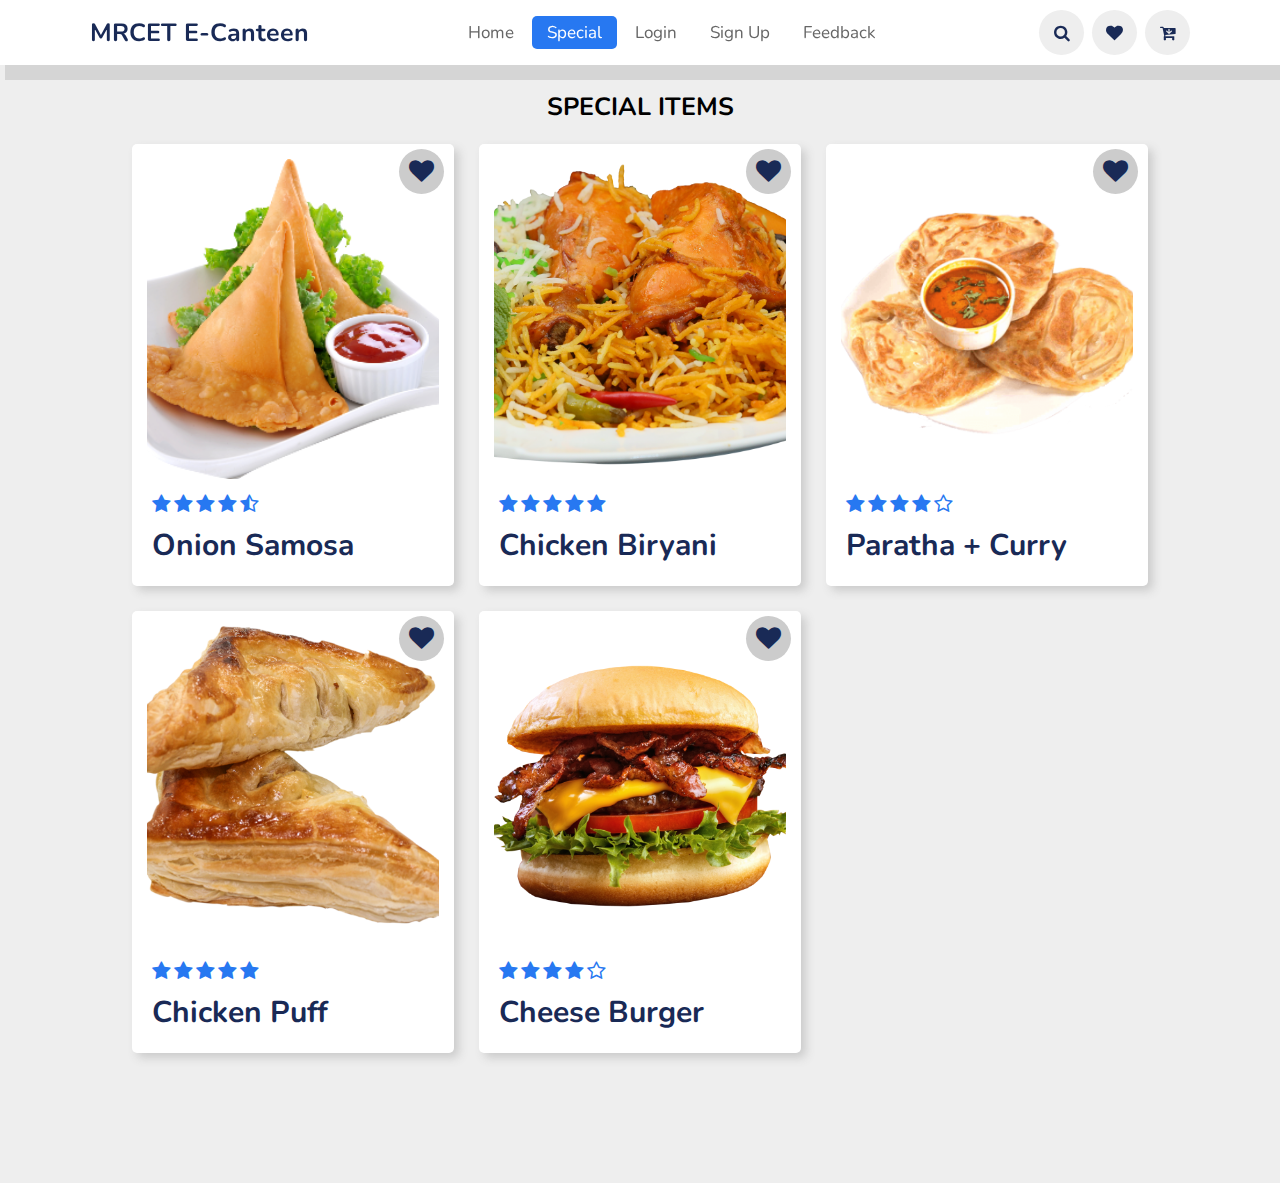
<file: canteen_website/special.html>
<!DOCTYPE html>
<html lang="en">

<head>
    <meta charset="UTF-8">
    <meta name="viewport" content="width=device-width, initial-scale=1.0">
    <title>Special Items</title>
    <link rel="stylesheet" href="style.css"> <!-- Link to your CSS file -->
    <link rel="stylesheet" href="https://cdnjs.cloudflare.com/ajax/libs/font-awesome/4.7.0/css/font-awesome.min.css">
</head>
<style>
    .main-container {
        padding: 90px 20px;
    }

    .main-container h1 {
        text-align: center;
        font-size: 2.5rem;
    }
</style>

<body>

    <header>
        <a href="index.html" class="logo"><i class="fas-fa-utensils"></i>MRCET E-Canteen</a>
        <nav class="navbar">
            <a href="index.html" id="home">Home</a>
            <a href="special.html" id="special" class="active">Special</a>
            <a href="login.html" id="login">Login</a>
            <a href="signup.html" id="signup">Sign Up</a>
            <a href="feedback.html" id="feedback">Feedback</a>
        </nav>

        <div class="icons">
            <i class="fa fa-bars" aria-hidden="true" id="menu-bars"></i>
            <i class="fa fa-search search-icon" id="search-icon"></i>
            <i class="fa fa-heart" aria-hidden="true"></i>
            <i class="fa fa-cart-arrow-down" aria-hidden="true" id="cartbtn"></i>
        </div>
    </header>

    <div class="main-container">
        <h1>SPECIAL ITEMS</h1>
        <section class="samosas" id="samosas">
            <div id="samosa_block">
                <div class="box-container">
                    <div class="box">
                        <div class="image">
                            <img src="sam1.png" alt="" width="300px">
                            <a href="#" class="fa fa-heart"></a>
                        </div>
                        <div class="content">
                            <div class="stars">
                                <i class="fa fa-star"></i>
                                <i class="fa fa-star"></i>
                                <i class="fa fa-star"></i>
                                <i class="fa fa-star"></i>
                                <i class="fa fa-star-half-o"></i>

                            </div>
                            <h3 class="name">Onion Samosa</h3>
                        </div>
                    </div>

                    <div class="box">
                        <div class="image">
                            <img src="bir1.png" alt="" width="300px">
                            <a href="#" class="fa fa-heart"></a>
                        </div>
                        <div class="content">
                            <div class="stars">
                                <i class="fa fa-star"></i>
                                <i class="fa fa-star"></i>
                                <i class="fa fa-star"></i>
                                <i class="fa fa-star"></i>
                                <i class="fa fa-star"></i>

                            </div>
                            <h3 class="name">Chicken Biryani</h3>
                        </div>
                    </div>

                    <div class="box">
                        <div class="image">
                            <img src="paratha.png" alt="" width="300px">
                            <a href="#" class="fa fa-heart"></a>
                        </div>
                        <div class="content">
                            <div class="stars">
                                <i class="fa fa-star"></i>
                                <i class="fa fa-star"></i>
                                <i class="fa fa-star"></i>
                                <i class="fa fa-star"></i>
                                <i class="fa fa-star-o"></i>

                            </div>
                            <h3 class="name">Paratha + Curry</h3>
                        </div>
                    </div>

                    <div class="box">
                        <div class="image">
                            <img src="chickenpuff.png" alt="" width="300px">
                            <a href="#" class="fa fa-heart"></a>
                        </div>
                        <div class="content">
                            <div class="stars">
                                <i class="fa fa-star"></i>
                                <i class="fa fa-star"></i>
                                <i class="fa fa-star"></i>
                                <i class="fa fa-star"></i>
                                <i class="fa fa-star"></i>

                            </div>
                            <h3 class="name">Chicken Puff</h3>
                        </div>
                    </div>

                    <div class="box">
                        <div class="image">
                            <img src="bur3.png" alt="" width="300px">
                            <a href="#" class="fa fa-heart"></a>
                        </div>
                        <div class="content">
                            <div class="stars">
                                <i class="fa fa-star"></i>
                                <i class="fa fa-star"></i>
                                <i class="fa fa-star"></i>
                                <i class="fa fa-star"></i>
                                <i class="fa fa-star-o"></i>

                            </div>
                            <h3 class="name">Cheese Burger</h3>
                        </div>
                    </div>
                </div>
            </div>
        </section>


</body>

</html>
</file>
<file: canteen_website/style.css>
@import url('https://fonts.googleapis.com/css2?family=Nunito+Sans:ital,opsz,wght@0,6..12,200..1000;1,6..12,200..1000&family=Nunito:ital,wght@0,200..1000;1,200..1000&display=swap');

:root {
    --yellow: hsl(216, 88%, 55%);
    --black: #192a56;
    --light-color: #666;
    --box-shadow: 0.5rem 1.5rem rgba(0, 0, 0, .1);
    --light: hsl(216, 88%, 80%);
    --light2: hsl(216, 88%, 60%);
    --light-gray: hsl(0, 0%, 80%);

}

* {
    font-family: 'Nunito', sans-serif;
    margin: 0;
    padding: 0;
    box-sizing: border-box;
    text-decoration: none;
    outline: none;
    border: none;
    transition: all 0.2s linear;
}

html {
    font-size: 62.5%;
    overflow-x: hidden;
    scroll-behavior: smooth;
    background: #eee;
}

section {
    padding: 2rem 9%;
}

section:nth-child(even) {
    background: #eee;
}

.btn {

    margin-top: 2rem;
    display: inline-block;
    font-size: 1.7rem;
    color: #fff;
    background: var(--black);
    border-radius: .5rem;
    cursor: pointer;
    padding: 0.8rem 3rem;
}

.btn:hover {
    background: var(--yellow);
    transform: scale(1.1);
}

header {
    position: fixed;
    top: 0;
    left: 0;
    right: 0;
    background: #fff;
    padding: 1rem 7%;
    display: flex;
    align-items: center;
    justify-content: space-between;
    z-index: 1000;
    box-shadow: var(--box-shadow);
}

header .logo {
    color: var(--black);
    font-size: 2.5rem;
    font-weight: bolder;
}

header .logo i {
    color: var(--yellow);
}

header .navbar a {
    font-size: 1.7rem;
    border-radius: .5rem;
    padding: .5rem 1.5rem;
    color: var(--light-color);
}

header .navbar a.active,
header .navbar a:hover {
    color: white;
    background-color: var(--yellow);
}

header .icons i,
header .icons a {
    cursor: pointer;
    margin-left: .5rem;
    height: 4.5rem;
    line-height: 4.5rem;
    width: 4.5rem;
    text-align: center;
    font-size: 1.7rem;
    color: var(--black);
    border-radius: 50%;
    background: #eee;
}

header .icons i:hover,
header .icons a:hover {
    color: #fff;
    background: var(--yellow);
    transform: rotate(360deg);
}

header .icons #cartcount {
    background: red;
    color: white;
    padding: 5px;
    border-radius: 50%;
}

header .icons #menu-bars {
    display: none;
}

header .icons .menu {
    background: var(--yellow);
    color: #eee;
}

.home .home-slider .slide {
    display: flex;
    align-items: center;
    flex-wrap: wrap;
    gap: 2rem;
    padding-top: 9rem;
}

.home .home-slider .slide .content {
    flex: 1 1 45rem;
}

.home .home-slider .slide .image {
    flex: 1 1 45rem;
}

.home .home-slider .slide .image img {
    width: 100%;
}

.home .home-slider .slide .content span {
    color: var(--yellow);
    font-size: 2.5rem;
}

.home .home-slider .slide .content h3 {
    color: var(--black);
    font-size: 7rem;
}

.home .home-slider .slide .content p {
    color: var(--light-color);
    font-size: 2.3rem;
    padding: .5rem 0;
}

.main-menu {
    min-height: 100%;
    padding: 2%;
    border-radius: 8px;
}

.main-filter {
    width: 100%;
    display: flex;
    flex-direction: row;
    align-items: center;
    margin-top: 1.5rem;
    gap: 9rem;
    text-align: center;
}

#nxt,
#prev {
    cursor: pointer;
    font-size: 2rem;
    padding: .5rem;
}

#nxt:hover,
#prev:hover {
    color: var(--yellow);
}

.filter-wrapper {
    display: flex;
    justify-content: flex-start;
    overflow: hidden;
    width: 100%;
    height: 150px;
    gap: 1.5rem;
}

.filter-card {
    display: flex;
    flex-direction: column;
    align-items: center;
    justify-content: space-around;
    min-width: 100px;
    height: 100%;
    background: var(--light);
    border: solid 2px var(--yellow);
    border-radius: 10px;
    cursor: pointer;
}

.filter-card:hover {
    background: var(--black);
    color: #fff;
}

.filter-card p {
    font-size: 2rem;
}

#c1.active,
#c2.active,
#c3.active,
#c4.active,
#c5.active,
#c6.active,
#c7.active,
#c8.active,
#c9.active,
#c10.active {
    background: var(--black);
    color: #fff;
}

.samosas .box-container {
    display: grid;
    grid-template-columns: repeat(auto-fit, minmax(30rem, 1fr));
    gap: 2.5rem;
    margin-bottom: 2.0rem;
}

.samosas .box-container .box {
    background: #fff;
    border-radius: .5rem;
    box-shadow: 5px 5px 10px var(--light-gray);
    position: relative;
    cursor: default;
}

.samosas .box-container .box:hover {
    transform: scale(1.05);
}

.samosas .box-container .box .image {
    height: 35rem;
    width: 100%;
    padding: 1.5rem;
    overflow: hidden;
}

.samosas .box-container .box .image img {
    height: 100%;
    width: 100%;
    object-fit: cover;
    position: relative;
}

.samosas .box-container .box .image .fa-heart {
    position: absolute;
    right: 10px;
    top: 5px;
    font-size: 2.5rem;
    color: var(--black);
    padding: 10px 10px;
    border-radius: 50%;
    background: var(--light-gray);
}

.samosas .box-container .box .image .fa-heart:hover {
    color: var(--yellow);
    background: var(--light-gray);
    box-shadow: 1px 1px 3px var(--light-gray);
}

.samosas .box-container .box .content {
    padding: 2rem;
    padding-top: 0;
}

.samosas .box-container .box .content .stars {
    padding-bottom: 1rem;
}

.samosas .box-container .box .content .stars i {
    font-size: 2.0rem;
    color: var(--yellow);
}

.samosas .box-container .box .content h3 {
    color: var(--black);
    padding-top: 0;
    margin-top: 0;
    font-size: 3rem;
}

.samosas .box-container .box .content p {
    color: gray;
    font-size: 1.7rem;
    padding: 0.5rem 0;
    line-height: 1.5;
}

.samosas .box-container .box .content .price {
    color: var(--yellow);
    margin-left: 1rem;
    font-size: 2.5rem;
    font-weight: bolder;
    margin-top: 1rem;
}

.samosas .box-container .box .content .add-to-cart {
    font-size: 2.5rem;
    padding: 5px 10px;
    background: var(--black);
    color: #eee;
    border-radius: 10px;
    margin-top: 10px;
    margin-right: 20px;
    margin-bottom: 1rem;
    cursor: pointer;
}

.samosas .box-container .box .content button:hover {
    background-color: var(--yellow);
}

.samosas .box-container .box .content a {
    display: inline-block;
    margin-top: 1rem;
    /* Added gap */
}

.samosas .box-container .box .content a:hover {
    background: var(--yellow);
}

.samosas .box-container .box .content span {
    display: inline-block;
    margin-top: 1rem;
    /* Added gap */
}

.sidebar {
    width: 550px;
    height: 90%;
    position: fixed;
    top: 6rem;
    right: 0px;
    transform: scale(0);
    z-index: 99999;
    background-color: #fff;
    font-size: 3rem;
    box-shadow: -4px 0 6px rgba(0, 0, 0, .1);
    padding: 20px;
    border-bottom-left-radius: 10px;
    border-top-left-radius: 10px;
}

.sidebar .open {
    right: 0;
}

#sidebar-close {
    position: absolute;
    right: 20px;
    top: 10px;
    cursor: pointer;
}

.cart-items {
    display: flex;
    flex-direction: column;
    gap: 10px;
    margin-top: 1rem;
    max-height: 400px;
    /* Adjust the height as needed */
    overflow-y: scroll;
    border: 1px solid #ccc;
    padding: 10px;
}

.cart-items {
    display: flex;
    justify-content: space-between;
    padding: 10px 50px;
    border-radius: 5px;
    color: var(--black);
    border: 1px solid var(--yellow);
}

.cart-item-price {
    color: var(--black);
}

.sidebar-footer {
    position: absolute;
    bottom: 0;
    width: 88%;
}

.total-amount {
    display: flex;
    align-items: center;
    justify-content: space-between;
    border: 2px solid var(--black);
    padding: 15px 10px;
    border-radius: 5px;
    margin-top: 10px;
}

.cart-total {
    font-size: 26px;
    color: var(--black);
    font-weight: 500;
}

.checkout {
    width: 100%;
    margin-top: 2rem;
    background: var(--yellow);
    color: #fff;
    border-radius: 50px 50px;
    cursor: pointer;
    padding: 10px 15px;
    font-size: 3rem;
    margin-bottom: 10px;
}

.checkout:hover {
    background: var(--black);
}

.time-slot {
    margin: 20px 0;
    font-family: Arial, sans-serif;
}

.time-slot h3 {
    font-size: 18px;
    margin-bottom: 10px;
    color: #333;
}

#time-slot {
    width: 70%;
    padding: 10px;
    border: 1px solid #ccc;
    border-radius: 5px;
    font-size: 16px;
    background-color: #f9f9f9;
    transition: border 0.3s ease;
}

#time-slot:focus {
    outline: none;
    border-color: #007bff; /* Change border color on focus */
}

#time-slot option {
    padding: 10px; /* Add padding for options */
}

.payments {
    width: 600px;
    height: 650px;
    background-color:#fff;
    position: fixed;
    top: 55%;
    left: 50%;
    transform: translate(-50%,-50%);
    box-shadow: 0px 4px 15px rgba(0, 0,0,.25);
    border-radius: 10px;
    font-size: 2rem;
    text-align: center;
    align-items: center;
    justify-content: center;
    padding: 10px 10px;
    transform: scale(0);
    z-index: 999999;
    overflow-x: scroll;
}

.payments .methods {
    font-size: 3rem;
    display: flex;
    flex-direction: column;
    align-items: center;
    justify-content: center;
    text-align: center;
}

.payments .methods .method {
    line-height: 70PX;
    background: #eee;
    width: 70%;
    margin-bottom: 10px;
    justify-content: space-around;
    text-align: left;
    padding-left: 5rem;
    border-radius: 5px;
}

.payments .methods .method:hover {
    background: var(--yellow);
    color: #fff;
}

.bill {
    width: 100%;
}

.bill .billdiv {
    display: flex;
    justify-content: space-between;
    width: 50%;
    padding-left: 50px;
}

.bill button {
    margin: 1.5rem;
    font-size: 3rem;
    padding: 10px 10px;
    background: var(--black);
    color: #fff;
    border-radius: 5px;
    text-align: center;
    cursor: pointer;
}

.bill button:hover,
.placed button:hover {
    background: var(--yellow);
}

.placed {
    display: flex; /* Ensure it uses flex for alignment */
    flex-direction: column; /* Stack elements vertically */
    align-items: center; /* Center items horizontally */
    justify-content: center; /* Center items vertically */
    background-color: #fff; /* White background */
    width: 500px; /* Fixed width */
    height: 400px; /* Adjust height as needed */
    position: fixed; /* Fixed position on the screen */
    top: 50%; /* Center vertically */
    left: 50%; /* Center horizontally */
    transform: translate(-50%, -50%); /* Correct centering */
    box-shadow: 0 4px 15px rgba(0, 0, 0, 0.2); /* Subtle shadow */
    border-radius: 10px; /* Rounded corners */
    font-size: 2rem; /* Font size */
    text-align: center; /* Center text */
    padding: 20px; /* Padding for spacing */
    z-index: 99999; /* High z-index to overlay */
    gap: 20px; /* Spacing between elements */
    transition: transform 0.3s ease, opacity 0.3s ease; /* Transition for appearing */
}

.placed img {
    position: fixed;
    width: 150px;
    height: auto;
    margin-top: 5%;
}

#backhome {
    margin-top: 210px; /* Space above the button */
    padding: 10px 20px; /* Padding for the button */
    font-size: 1.5rem; /* Font size for button text */
    background-color: var(--black); /* Background color */
    color: #fff; /* Text color */
    border-radius: 5px; /* Rounded corners */
    cursor: pointer; /* Pointer cursor on hover */
    transition: background-color 0.3s ease; /* Transition for background */
}

#backhome:hover {
    background-color: var(--yellow); /* Change color on hover */
}

.login {

    position: absolute;
    top: 50%;
    left: 50%;
    transform: translate(-50%, -50%);
    font-size: 2rem;
    box-shadow: 3px 3px 5px rgba(0, 0, 0.5);
    align-items: center;
    padding-top: 50px;
    text-align: center;
    border-radius: 5px;
    width: 500px;
    height: 300px;
    justify-content: space-between;
}

.login .input {
    width: 100%;

}

.login .input input {
    border-bottom: var(--black) solid 2px;
    outline: none;
    background: transparent;
    text-align: center;
    font-size: 2rem;
    justify-content: space-between;
}

.login .input input:hover {
    border-bottom: solid 2px var(--yellow);
    transform: scale(1.1);
}

#signin {
    font-size: 2.5rem;
    padding: 10px 10px;
    background: var(--black);
    color: #fff;
    border-radius: 10px;
    transition: width 0.5s linear;
}

#signin:hover {
    background: var(--yellow);
    width: 300px;
}

.login a {
    margin-left: 30px;
}

.headlogin {
    width: 100%;
    text-align: center;
    font-size: 5rem;
}

.headlogin h6 {
    font-family: cursive;
}





















@media (max-width:993px) {
    html {
        font-size: 55%;
    }

    header {
        padding: 1rem 2rem;
    }
}

@media (max-width:769px) {
    header .icons #menu-bars {
        display: inline-block;
    }

    header .navbar {
        position: absolute;
        top: 100%;
        left: 0;
        right: 0;
        background: #fff;
        border-top: .1rem solid rgba(0, 0, 0, .2);
        border-bottom: .1rem solid rgba(0, 0, 0, .2);
        padding: 1rem;
        clip-path: polygon(0 0, 100% 0, 100% 0, 0 0);
    }

    header .navbar.active {
        clip-path: polygon(0 0, 100% 0, 100% 100%, 0% 100%);
    }

    header .navbar a {
        display: block;
        padding: 1.5rem;
        margin: 1rem;
        font-size: 2rem;
        background: #eee;
    }
}

@media (max-width:993px) {
    html {
        font-size: 50%;
    }
}



#topButton {
    display: none;
    position: fixed;
    bottom: 20px;
    right: 30px;
    z-index: 99;
    border: none;
    outline: none;
    background-color: var(--yellow);
    color: white;
    cursor: pointer;
    padding: 15px;
    border-radius: 10px;
    font-size: 18px;
}

#topButton:hover {
    background-color: var(--black);
    /* Add a dark-grey background on hover */
}





.footer {
    display: flex;
    justify-content: center;
    background-color: #333;
    color: white;
    padding: 20px 0;
    flex-wrap: wrap;
}

.footer-container {
    display: flex;
    justify-content: center;
    margin-top: 2px;
    width: 100%;
    font-size: 1.4rem;
    max-width: 1200px;
    text-align: right;
}

.footer div {
    flex: 1;
    text-align: left;
    padding: 0 10px;
}

.footer div h3 {
    font-size: 2rem;
    margin-bottom: 10px;
}

.footer div ul {
    list-style-type: none;
    padding: 0;
}

.footer div ul li {
    display: block;
    align-items: center;
    margin: 5px 0;
    line-height: 1.5;
}

.footer div ul li i {
    margin-right: 10px;
}

.footer div ul li a {
    color: white;
    text-decoration: none;
    flex: 1;
    margin-left: 3px;
    /* Adjust this value to align the text perfectly */
}

.footer div ul li a:hover {
    text-decoration: underline;
}

.contact-form {
    flex: 0.8;
    display: flex;
    flex-direction: column;
    align-items: center;
}

.contact-form input,
.contact-form textarea {
    width: 125%;
    padding: 10px;
    margin: 5px 0;
    border: none;
    border-radius: 5px;
    background-color: #f1f1f1;
    color: #333;
}

.contact-form button {
    width: 125%;
    padding: 10px;
    background-color: var(--yellow);
    color: white;
    border: none;
    border-radius: 5px;
    cursor: pointer;
}

.footer hr {
    width: 100%;
    /* Ensure the line stretches across the entire width */
    border: 0;
    border-top: 1px solid #a09e9e;
    /* Increase the border size for visibility */
    margin: 15px 0;
}

.footer p.copyright {
    width: 100%;
    text-align: center;
    margin-top: 5px;
    font-size: 1.6rem;
}

@media screen and (max-width: 600px) {
    .footer-container {
        flex-direction: column;
        align-items: center;
    }

    .footer div {
        margin-bottom: 20px;
    }
}





.search-container {
    position: relative;
    display: inline-block;
}

.search-container .fa-search {
    cursor: pointer;
    font-size: 20px;
    /* Adjust the size as needed */
}

.search-bar {
    display: none;
    /* Hide the search bar initially */
    position: absolute;
    top: 15%;
    /* Position it aligned with the icon */
    left: -220px;
    /* Position it to the left of the search icon */
    width: 0;
    /* Initial width of 0 for animation */
    max-width: 200px;
    /* Adjust the max-width as needed */
    padding: 5px;
    font-size: 16px;
    border: 1px solid #ccc;
    border-radius: 5px;
    box-shadow: 0 2px 5px rgba(0, 0, 0, 0.2);
    opacity: 0;
    /* Initial opacity for fade-in effect */
    transition: width 0.5s ease, opacity 0.5s;
    /* Smooth transition for width and opacity */
}

.search-bar.active {
    display: block;
    /* Show the search bar when active */
    width: 200px;
    /* Expand width when active */
    opacity: 1;
    /* Set opacity to fully visible */
    left: -195px;
}

.search-bar:focus {
    outline: none;
    border-color: var(--yellow);
}
</file>
